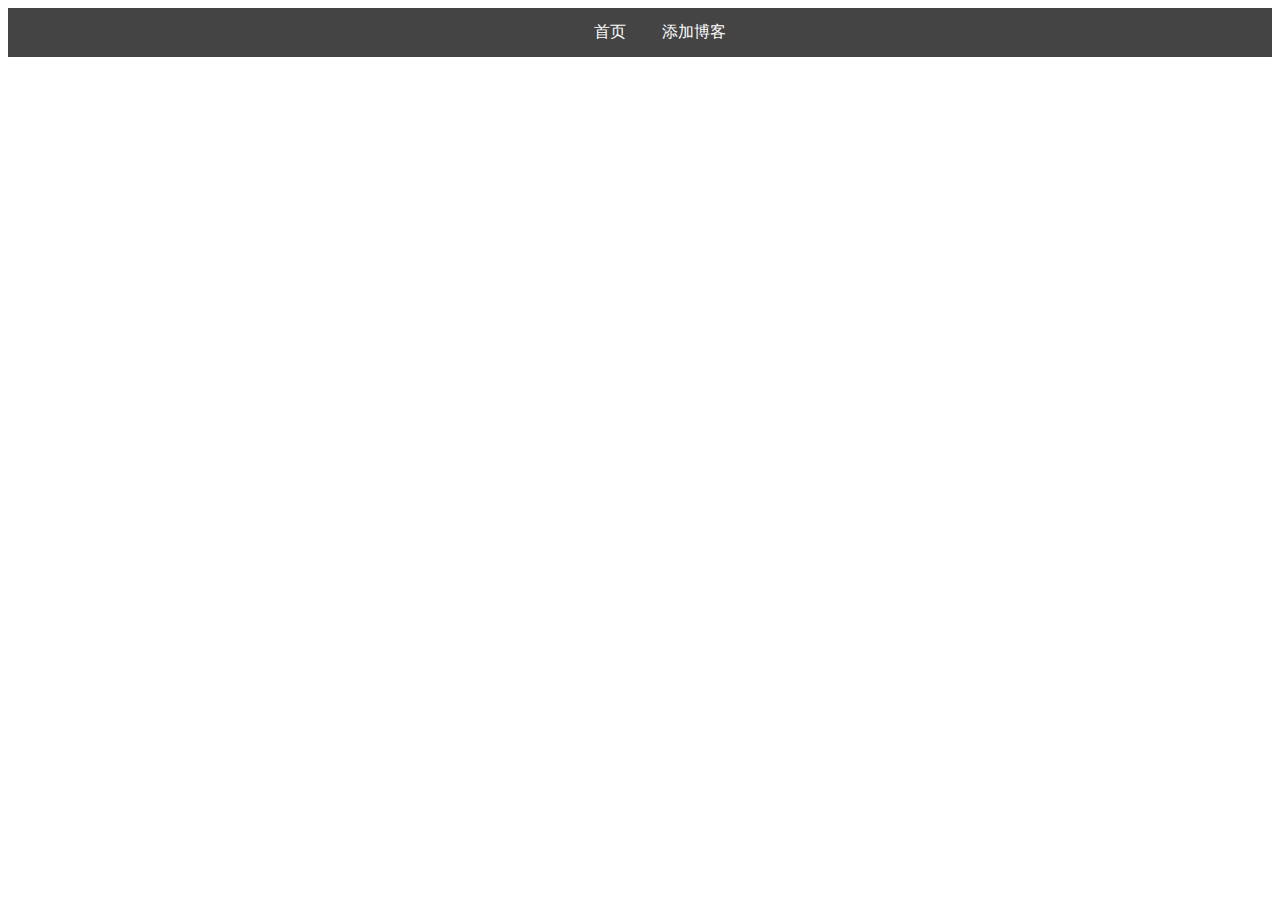
<file: vue-blog/index.html>
<!DOCTYPE html><html lang=en><head><meta charset=utf-8><meta http-equiv=X-UA-Compatible content="IE=edge"><meta name=viewport content="width=device-width,initial-scale=1"><link rel=icon href=/favicon.ico><title>vue-blog</title><link href=css/app.b6154dfa.css rel=preload as=style><link href=js/app.d1fe0f3d.js rel=preload as=script><link href=js/chunk-vendors.39c127cf.js rel=preload as=script><link href=css/app.b6154dfa.css rel=stylesheet></head><body><noscript><strong>We're sorry but vue-blog doesn't work properly without JavaScript enabled. Please enable it to continue.</strong></noscript><div id=app></div><script src=js/chunk-vendors.39c127cf.js></script><script src=js/app.d1fe0f3d.js></script></body></html>
</file>
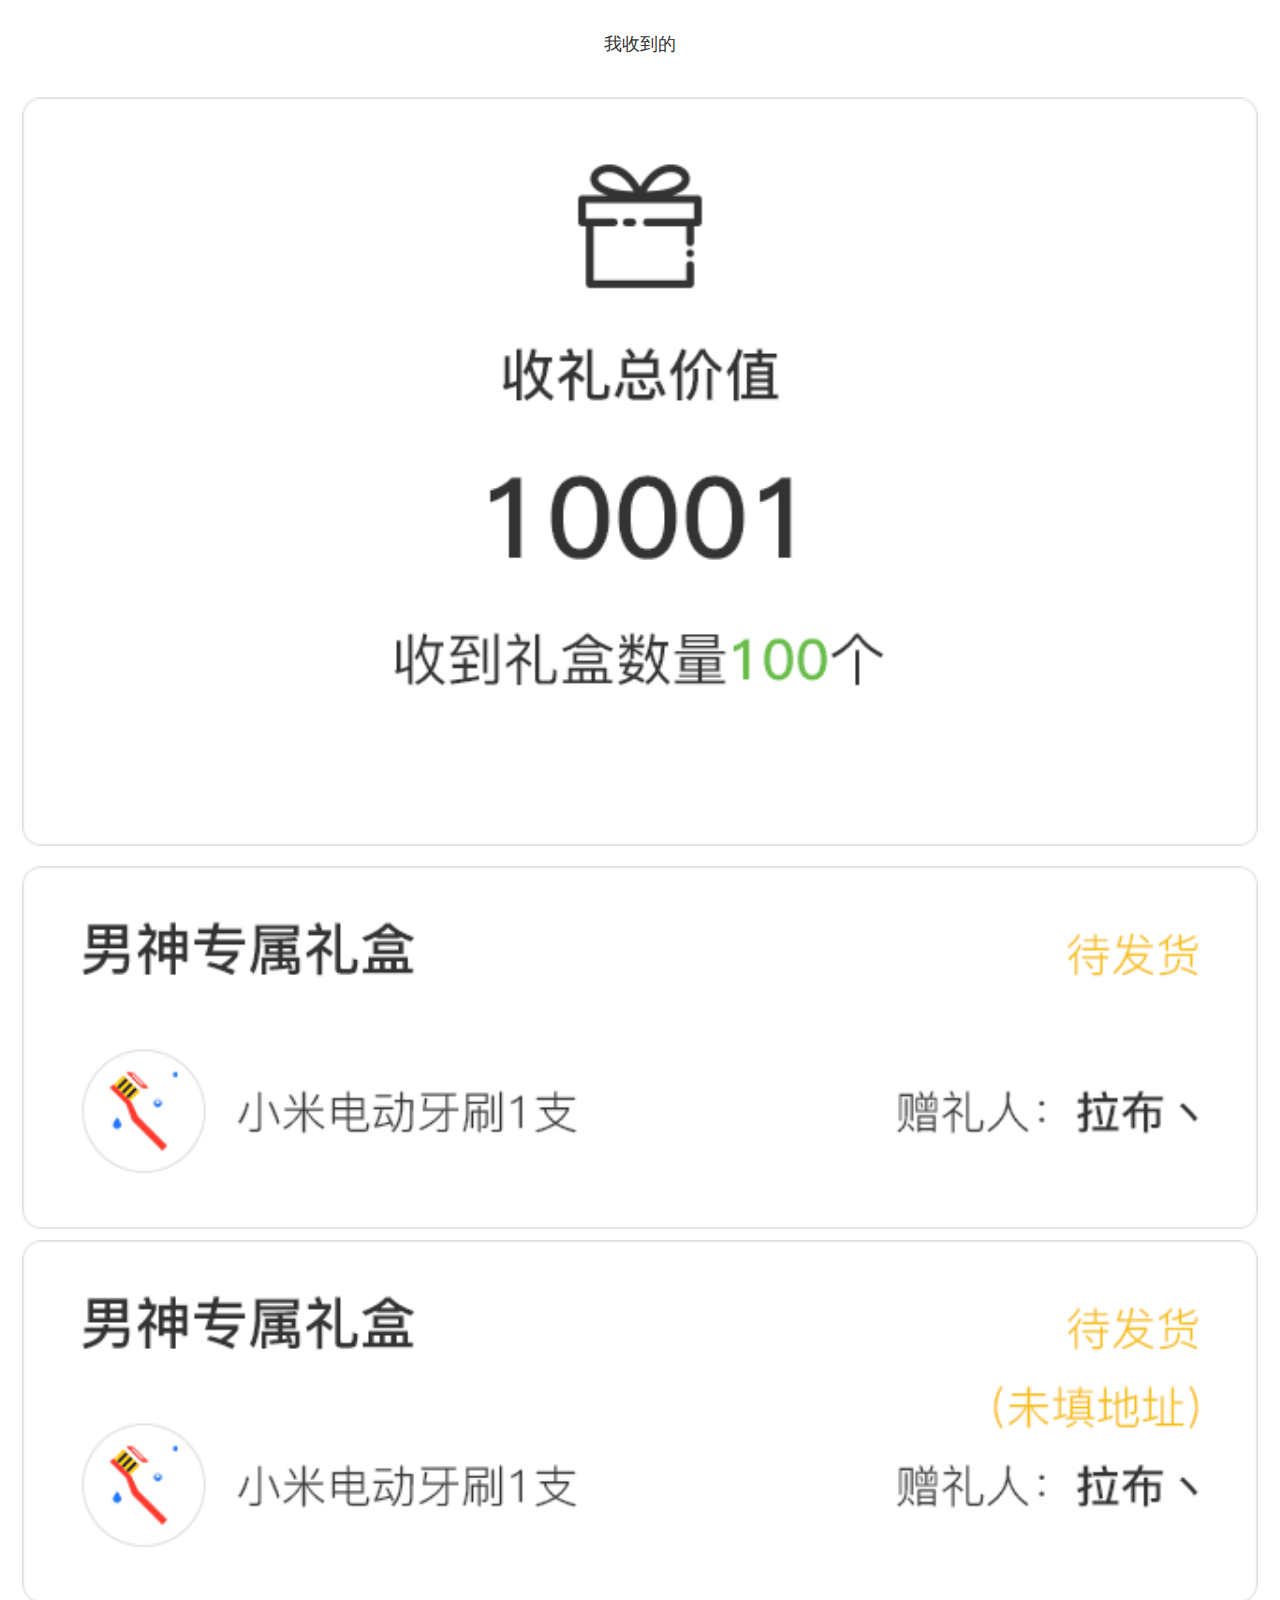
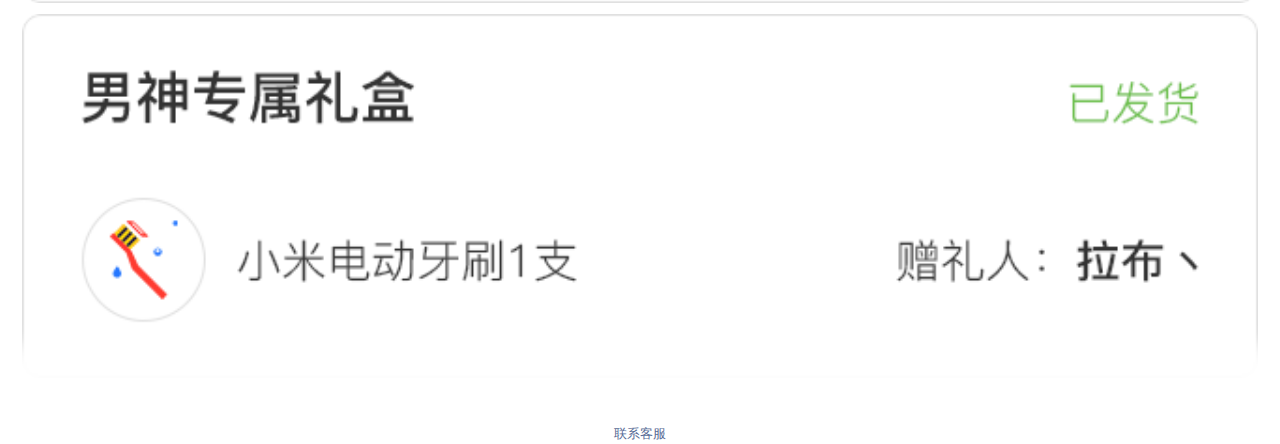
<file: 移动端/我收到的.html>
<!DOCTYPE html>
<html>
	<head>
		<meta charset="utf-8">
		<meta name="viewport" content="width=device-width,initial-scale=1,minimum-scale=1,maximum-scale=1,user-scalable=no" />
		<link rel="stylesheet" type="text/css" href="reset.css" />
		<title></title>
		<style type="text/css">
			* {
				padding: 0;
				margin: 0;
			}
			
			html {
				font-size: 50px;
			}
			
			img {
				width: 100%;
			}
			
			.header p {
				font-size: 0.36rem;
				text-align: center;
				padding-top: .614rem;
			}
			.get{
				margin-left:.44rem ;
				margin-right:.44rem ;
			}
			.get1{
				margin-top:.78rem ;
			}	
			.get2{
				margin-top: .4rem;
			}
			.get3{
				margin-top:.22rem ;
			}
			.get4{
				margin-top:.22rem ;
			}
			.get5 p{
				margin-top: .32rem;
				font-size: .26rem ;
				color: #576b95;
			}
		</style>
	</head>
	<body>
		<header class="header">
			<p>我收到的</p>
			<div class="get">
				<div class="get1">
					<img src="图片/get1.png" >
				</div>
				<div class="get2">
					<img src="图片/get2.png" >
				</div>
				<div class="get3">
					<img src="图片/get3.png" >
				</div>
				<div class="get4">
					<img src="图片/get5.png" >
				</div>
				<div class="get5">
					<p>联系客服</p>
				</div>
			
			</div>
		</header>
	</body>
</html>
</file>
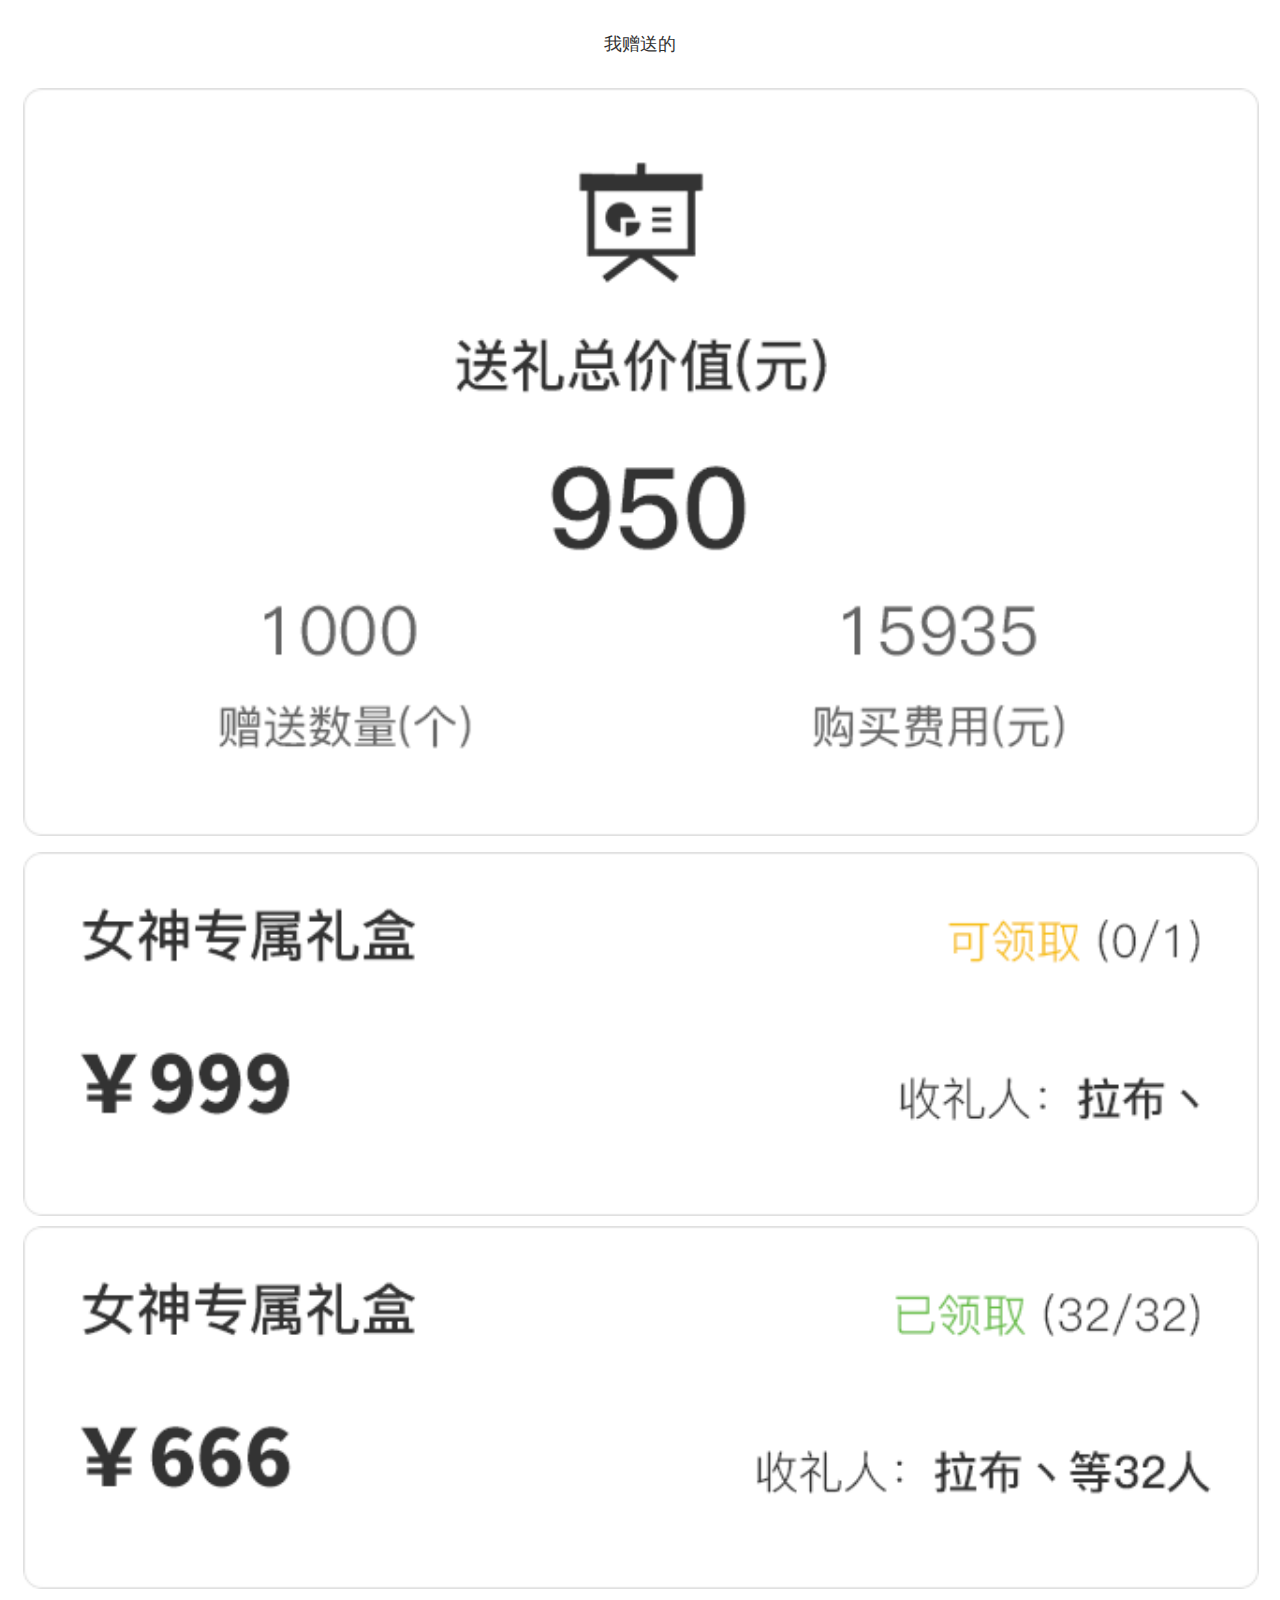
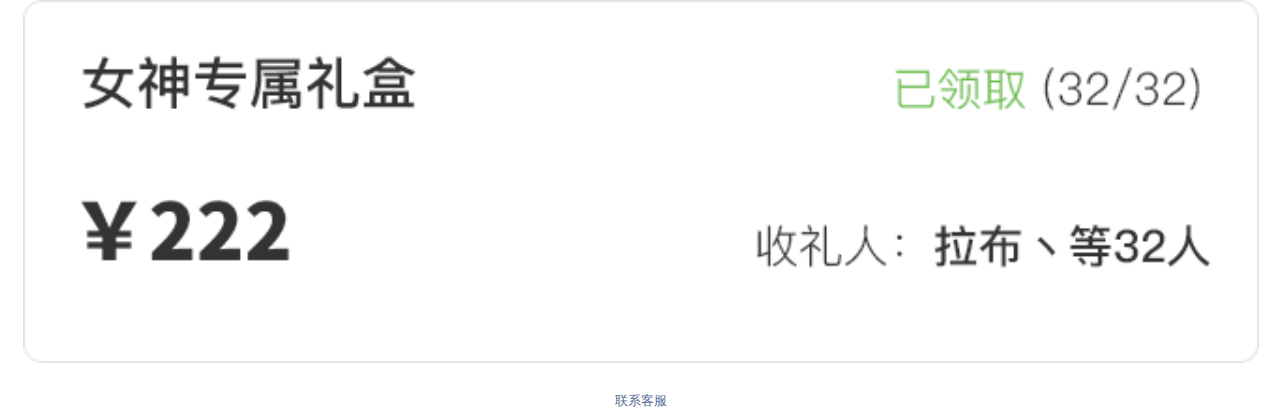
<file: 移动端/我赠送的.html>
<!DOCTYPE html>
<html>
	<head>
		<meta charset="utf-8">
		<meta name="viewport" content="width=device-width,initial-scale=1,minimum-scale=1,maximum-scale=1,user-scalable=no" />
		<link rel="stylesheet" type="text/css" href="reset.css"/>
		<title></title>
		<style type="text/css">
			* {
				padding: 0;
				margin: 0;
			}
			html {
				font-size: 50px;
			}
			img{
				width: 100%;
			}
			.header p {
				font-size: 0.36rem;
				text-align: center;
				padding-top: .614rem;
			}
			.exc{
				margin: .6rem .43rem 0 .46rem;
			}
			/* .exc1{
				margin-top: .6rem;
			} */
			.exc2{
				margin-top: .32rem;
			}
			.exc3{
				margin-top: .21rem;
			}
			.exc4{
				margin-top: .21rem;
			}
			.exc5{
				margin-top:.57rem ;
				font-size:.26rem ;
				text-align: center;
				color:#576b95 ;
				font-weight:300 ;
			}
		</style>
			
			
	</head>
	<body>
		<header class="header">
		<p>我赠送的</p>
		</header>
		<div class="exc">
			<div class="exc1">
				<img src="图片/exc1.png" >
			</div>
			<div class="exc2">
				<img src="图片/exc2.png" >
			</div>
			<div class="exc3">
				<img src="图片/exc3.png" >
			</div>
			<div class="exc4">
				<img src="图片/exc4.png" >
			</div>
			<p class="exc5">联系客服</p>
		</div>
	</body>
</html>
</file>
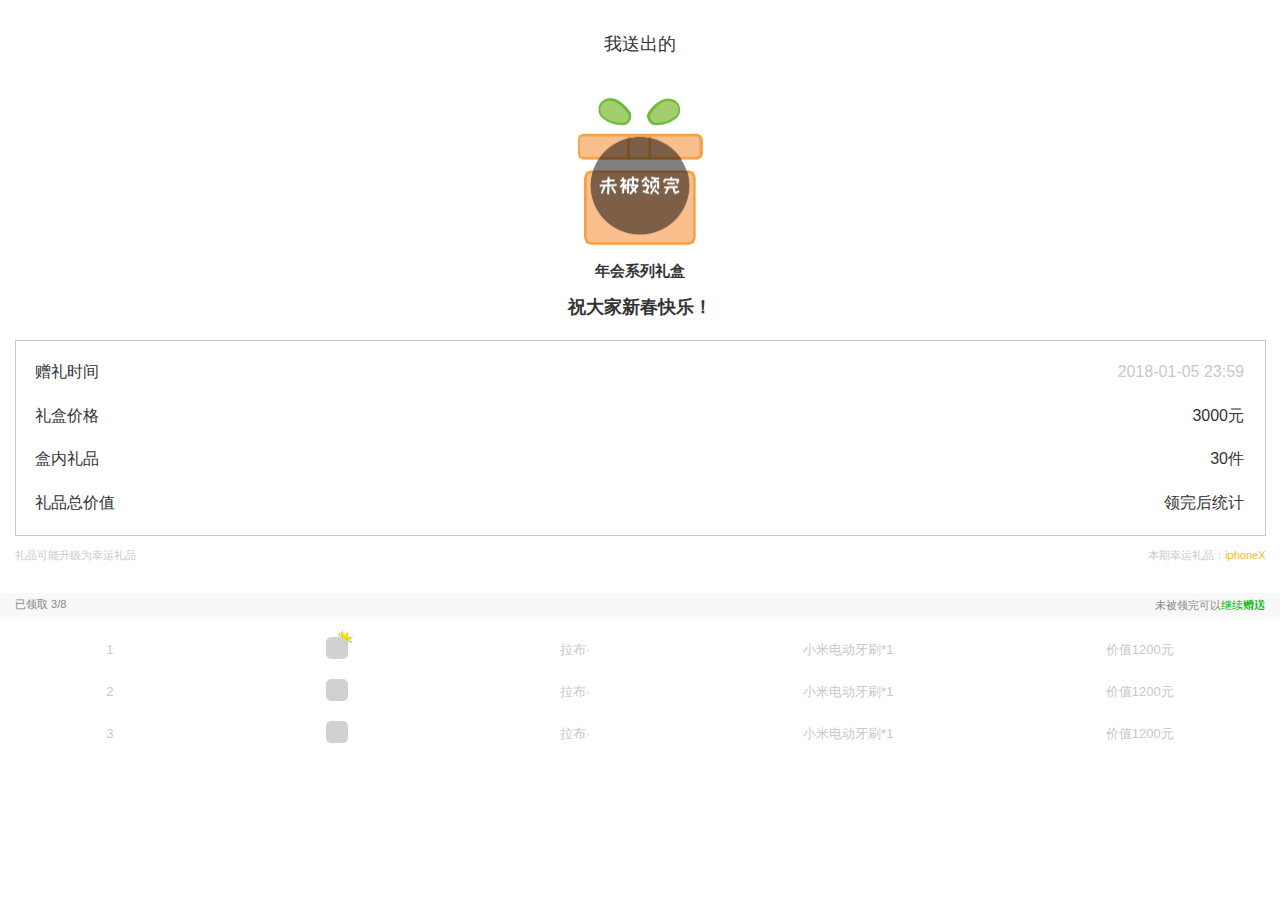
<file: 移动端/我送出可领取.html>
<!DOCTYPE html>
<html>
	<head>
		<meta charset="utf-8">
		<meta name="viewport" content="width=device-width,initial-scale=1,minimum-scale=1,maximum-scale=1,user-scalable=no" />
		<link rel="stylesheet" type="text/css" href="reset.css" />
		<title></title>
		<style type="text/css">
			* {
				padding: 0;
				margin: 0;
			}

			html {
				font-size: 50px;
			}

			img {
				width: 100%;
			}

			.header p {
				font-size: 0.36rem;
				text-align: center;
				padding-top: .614rem;
			}

			.fin {
				margin: 0 .29rem 0 .3rem;
			}

			.fin1 {
				margin: 0 auto;
				width: 2.49rem;
				height: 2.95rem;
				margin-top: .8rem;
			}

			.fin2 {
				font-size: .3rem;
				margin-top: .3rem;
				text-align: center;
				font-weight: 900;
			}

			.fin3 {
				font-size: .36rem;
				margin-top: .23rem;
				text-align: center;
				font-weight: 600;
			}

			.fin4 {
				margin-top: .38rem;
				border: #C8C8C8 .01rem solid;
				padding: .38rem .41rem .4rem .38rem;
			}

			.fin41 {
				display: flex;
				justify-content: space-between;
			}

			.fin42 {
				margin-top: .39rem;
				display: flex;
				justify-content: space-between;
			}

			.fin43 {
				margin-top: .39rem;
				display: flex;
				justify-content: space-between;
			}

			.fin44 {
				margin-top: .39rem;
				display: flex;
				justify-content: space-between;
			}

			.fin5 {
				margin-top: .22rem;
				display: flex;
				font-size: .22rem;
				color: #C8C8C8;
				justify-content: space-between;
				font-weight: 500;
			}

			.fin51 {
				display: flex;
				flex-wrap: nowrap;
			}

			.fin6 {
				margin-top: .6rem;
				background: #f8f8f8;
				height: .48rem;

			}

			.fin61 {
				padding: .05rem .3rem .05rem .3rem;
				display: flex;
				margin: 0 auto;
				justify-content: space-between;
				font-size: .22rem;
				color: #878787;
				font-weight: 500;
			}
			.fin7{
				margin-top:.4rem ;
				font-size: .26rem;
				color: #C8C8C8;
				font-weight: 500;
			}
			.fin7 p{
				padding-top: .05rem;
			}
			.fin711{
				width: .44rem;
				height: .44rem;
				position: relative;
			}
			.fin712{
				width:.3rem ;
				height: .26rem;
				position: absolute;
				right: -.1rem;
				top: -.22rem;
			}
			.fin71{
				display: flex;
				justify-content: space-around;
			}
			.fin72{
				margin-top: .4rem;
				display: flex;
				justify-content: space-around;
			}
		</style>
	</head>
	<body>
		<header class="header">
			<p>我送出的</p>
		</header>
		<div class="fin">
			<div class="fin1">
				<img src="图片/fin1.png">
			</div>
			<p class="fin2">年会系列礼盒</p>
			<p class="fin3">祝大家新春快乐！</p>
			<div class="fin4">
				<div class="fin41">
					<p>赠礼时间</p>
					<p style="font-weight: 200;color: #C8C8C8;">2018-01-05 23:59</p>
				</div>
				<div class="fin42">
					<p>礼盒价格</p>
					<p>3000元</p>
				</div>
				<div class="fin43">
					<p>盒内礼品</p>
					<p>30件</p>
				</div>
				<div class="fin44">
					<p>礼品总价值</p>
					<p>领完后统计</p>
				</div>
			</div>
			<div class="fin5">
				<p>礼品可能升级为幸运礼品</p>
				<div class="fin51">
					<p>本期幸运礼品：</p>
					<p style="color:#f7be11;">iphoneX</p>
				</div>
			</div>
		</div>
		<div class="fin6">
			<div class="fin61">
				<p>已领取 3/8</p>
				<p>未被领完可以<a href="我送出已领完.html" style="color:#09bb07 ;">继续赠送</a></p>
			</div>

		</div>
		<div class="fin7">
			<div class="fin71">
				<p>1</p>
				<div class="fin711">
						<img src="图片/fin2.png" >
					<div class="fin712">
						<img src="图片/fin3.png" >
					</div>
				</div>
				<p>拉布·</p>
				<p>小米电动牙刷*1</p>
				<p>价值1200元</p>
			</div>
			<div class="fin72">
				<p>2</p>
				<div class="fin711">
						<img src="图片/fin2.png" >
				</div>
				<p>拉布·</p>
				<p>小米电动牙刷*1</p>
				<p>价值1200元</p>
			</div>
			<div class="fin72">
				<p>3</p>
				<div class="fin711">
						<img src="图片/fin2.png" >
				</div>
				<p>拉布·</p>
				<p>小米电动牙刷*1</p>
				<p>价值1200元</p>
			</div>

		</div>
	</body>
</html>
</file>
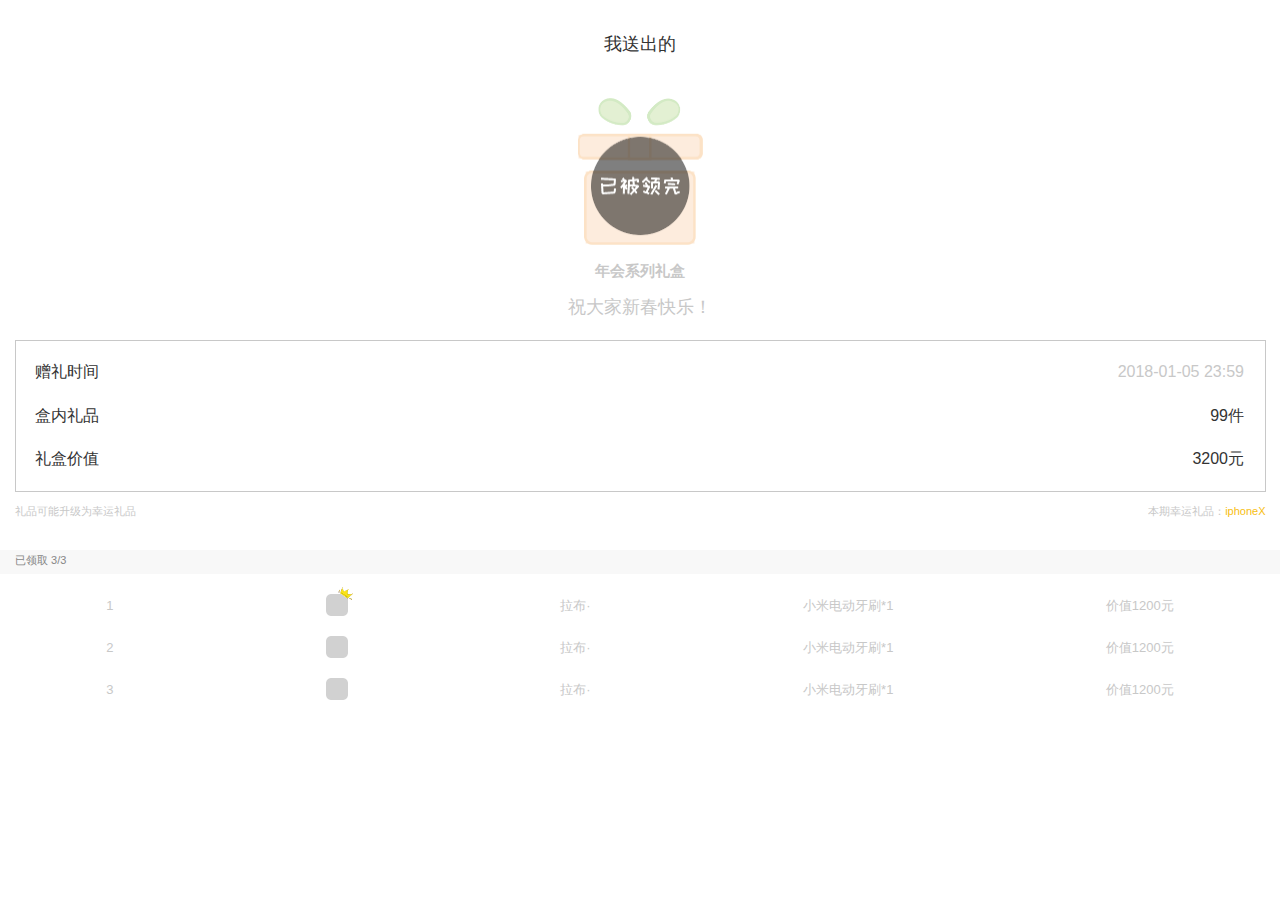
<file: 移动端/我送出已领完.html>
<!DOCTYPE html>
<html>
	<head>
		<meta charset="utf-8">
		<meta name="viewport" content="width=device-width,initial-scale=1,minimum-scale=1,maximum-scale=1,user-scalable=no" />
		<link rel="stylesheet" type="text/css" href="reset.css" />
		<title></title>
		<style type="text/css">
			* {
				padding: 0;
				margin: 0;
			}
			
			html {
				font-size: 50px;
			}
			
			img {
				width: 100%;
			}
			
			.header p {
				font-size: 0.36rem;
				text-align: center;
				padding-top: .614rem;
			}
			.fin {
				margin: 0 .29rem 0 .3rem;
			}
			
			.fin1 {
				margin: 0 auto;
				width: 2.49rem;
				height: 2.95rem;
				margin-top: .8rem;
			}
			
			.fin2 {
				font-size: .3rem;
				margin-top: .3rem;
				text-align: center;
				color: #C8C8C8;
				font-weight: 900;
			}
			
			.fin3 {
				font-size: .36rem;
				margin-top: .23rem;
				text-align: center;
				color: #C8C8C8;
				font-weight: 400;
			}
			
			.fin4 {
				margin-top: .38rem;
				border: #C8C8C8 .01rem solid;
				padding: .38rem .41rem .4rem .38rem;
			}
			
			.fin41 {
				display: flex;
				justify-content: space-between;
			}
			
			.fin42 {
				margin-top: .39rem;
				display: flex;
				justify-content: space-between;
			}
			
			.fin43 {
				margin-top: .39rem;
				display: flex;
				justify-content: space-between;
			}
			
			.fin44 {
				margin-top: .39rem;
				display: flex;
				justify-content: space-between;
			}
			
			.fin5 {
				margin-top: .22rem;
				display: flex;
				font-size: .22rem;
				color: #C8C8C8;
				justify-content: space-between;
				font-weight: 500;
			}
			
			.fin51 {
				display: flex;
				flex-wrap: nowrap;
			}
			
			.fin6 {
				margin-top: .6rem;
				background: #f8f8f8;
				height: .48rem;
			
			}
			
			.fin61 {
				padding: .05rem .3rem .05rem .3rem;
				display: flex;
				margin: 0 auto;
				justify-content: space-between;
				font-size: .22rem;
				color: #878787;
				font-weight: 500;
			}
			.fin7{
				margin-top:.4rem ;
				font-size: .26rem;
				color: #C8C8C8;
				font-weight: 500;
			}
			.fin7 p{
				padding-top: .05rem;
			}
			.fin711{
				width: .44rem;
				height: .44rem;
				position: relative;
			}
			.fin712{
				width:.3rem ;
				height: .26rem;
				position: absolute;
				right: -.1rem;
				top: -.22rem;
			}
			.fin71{
				display: flex;
				justify-content: space-around;
			}
			.fin72{
				margin-top: .4rem;
				display: flex;
				justify-content: space-around;
			}
		</style>
	</head>
	<body>
		<header class="header">
			<p>我送出的</p>
		</header>
		<div class="fin">
			<div class="fin1">
				<img src="图片/fin4.png">
			</div>
			<p class="fin2">年会系列礼盒</p>
			<p class="fin3">祝大家新春快乐！</p>
			<div class="fin4">
				<div class="fin41">
					<p>赠礼时间</p>
					<p style="font-weight: 200;color: #C8C8C8;">2018-01-05 23:59</p>
				</div>
				<div class="fin42">
					<p>盒内礼品</p>
					<p>99件</p>
				</div>
				<div class="fin43">
					<p>礼盒价值</p>
					<p>3200元</p>
				</div>
				
			</div>
			<div class="fin5">
				<p>礼品可能升级为幸运礼品</p>
				<div class="fin51">
					<p>本期幸运礼品：</p>
					<p style="color:#f7be11;">iphoneX</p>
				</div>
			</div>
		</div>
		<div class="fin6">
			<div class="fin61">
				<p>已领取 3/3</p>
				
			</div>
		
		</div>
		<div class="fin7">
			<div class="fin71">
				<p>1</p>
				<div class="fin711">
						<img src="图片/fin2.png" >
					<div class="fin712">
						<img src="图片/fin3.png" >
					</div>
				</div>
				<p>拉布·</p>
				<p>小米电动牙刷*1</p>
				<p>价值1200元</p>
			</div>
			<div class="fin72">
				<p>2</p>
				<div class="fin711">
						<img src="图片/fin2.png" >
				</div>
				<p>拉布·</p>
				<p>小米电动牙刷*1</p>
				<p>价值1200元</p>
			</div>
			<div class="fin72">
				<p>3</p>
				<div class="fin711">
						<img src="图片/fin2.png" >
				</div>
				<p>拉布·</p>
				<p>小米电动牙刷*1</p>
				<p>价值1200元</p>
			</div>
		
		</div>
	</body>
</html>
</file>
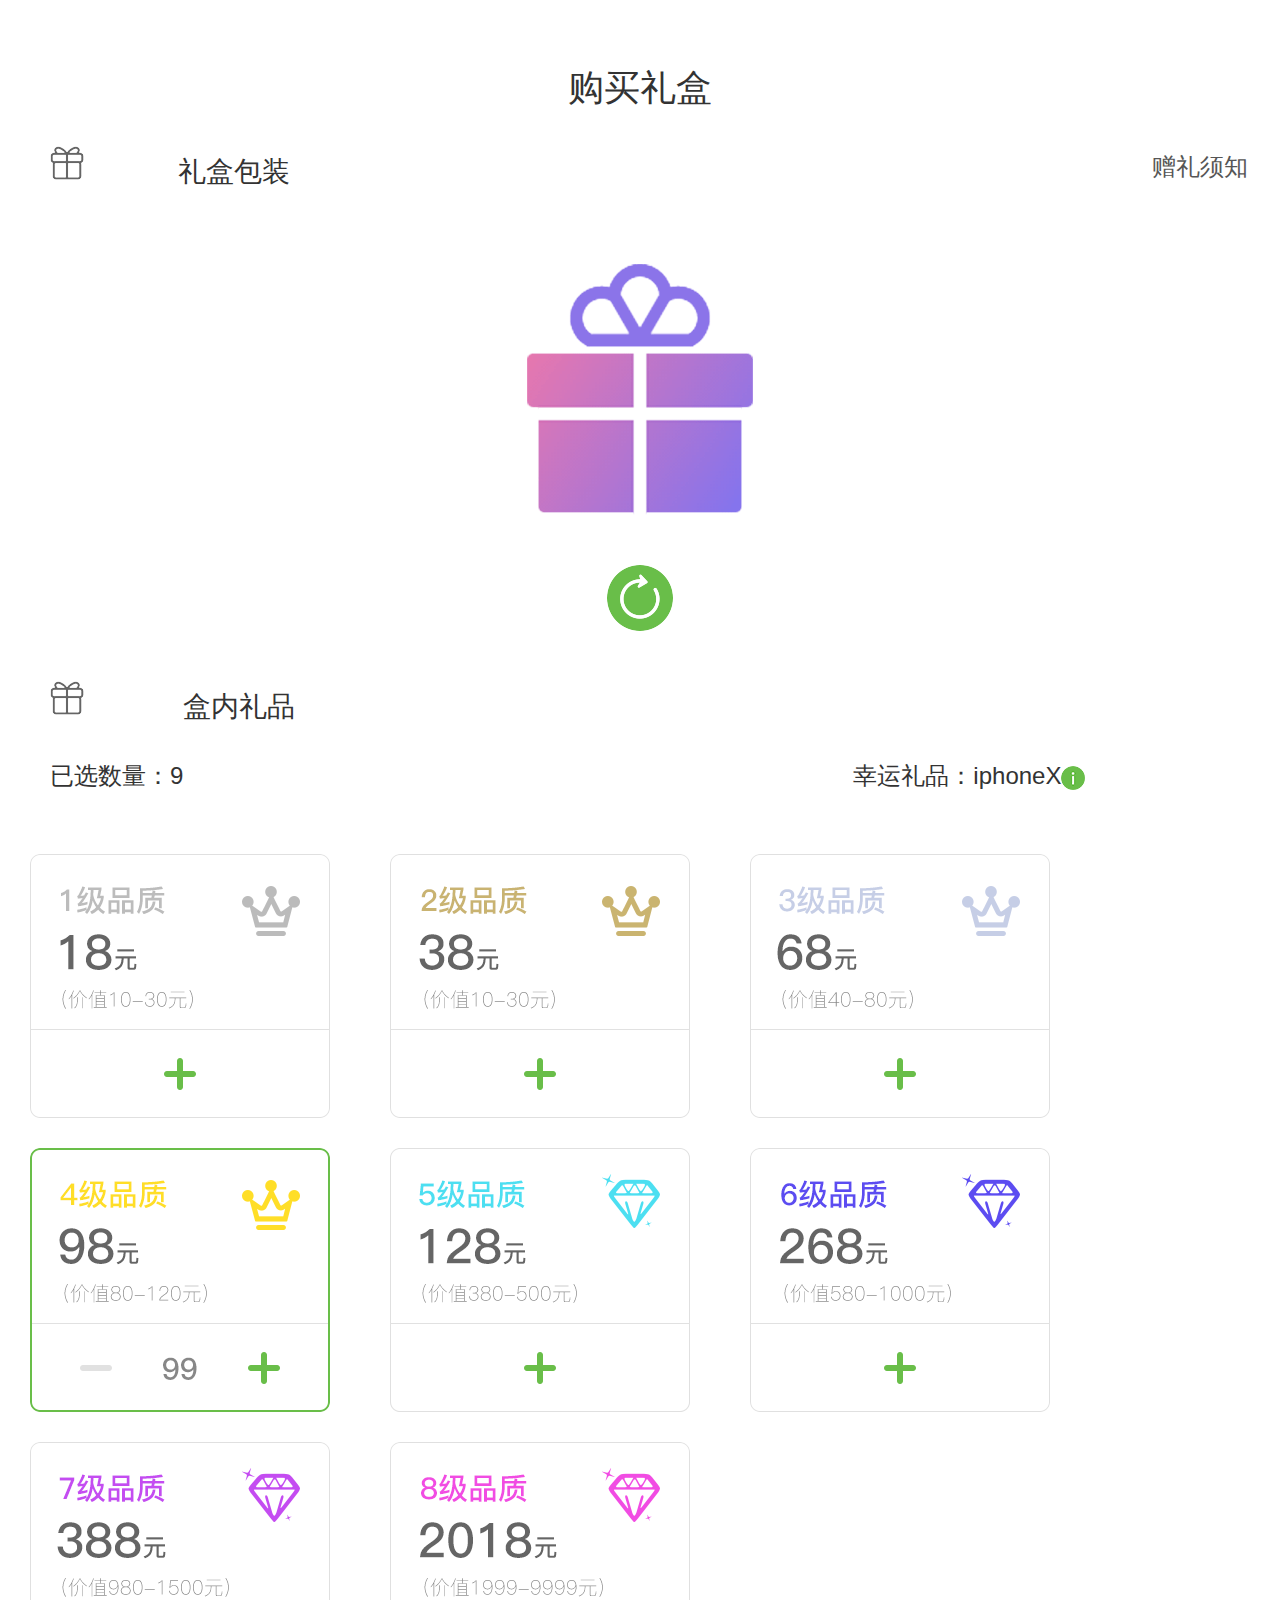
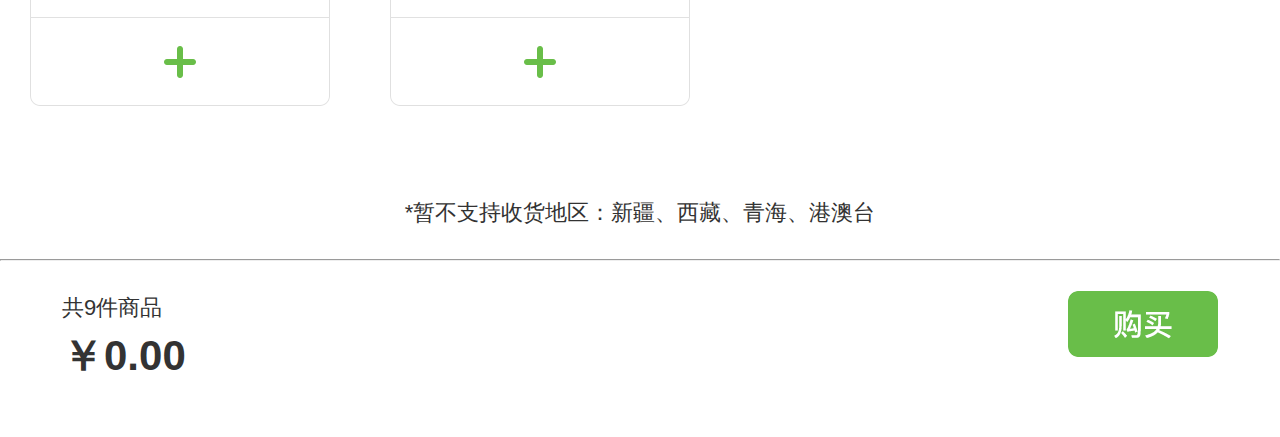
<file: 移动端/订单购买页.html>
<!DOCTYPE html>
<html>
	<head>
		<meta charset="utf-8">
		<meta name="viewport" content="width=device-width,initial-scale=1,minimum-scale=1,maximum-scale=1,user-scalable=no" />
		<link rel="stylesheet" type="text/css" href="reset.css" />
		<title></title>
		<style type="text/css">
			* {
				padding: 0;
				margin: 0;
			}

			img {
				width: 100%;
			}

			.header p {
				font-size: 0.36rem;
				text-align: center;
				padding-top: .614rem;
				padding-bottom: .311rem;
			}

			.buy11 {
				display: flex;
				justify-content: space-around;
			}

			.buy1111 {
				flex: 1;

			}

			.buy111 {
				width: .34rem;
				height: .34rem;
				padding-left: .5rem;
			}

			.buy111 img {
				vertical-align: middle;
			}

			.buy112 {
				font-size: .28rem;
				flex: 2;
				font-weight: 400;
				padding-top: .05rem;

			}

			.buy113 {
				text-align: right;
				flex: 4;
				font-size: .24rem;
				padding-right: .32rem;
				color: #565656;
				font-weight: 200;
				padding-top: .025rem;
			}

			.buy1 {
				margin-bottom: .71rem;
			}

			.buy2 {
				width: 2.26rem;
				height: 2.55rem;
				margin: 0 auto;
				margin-bottom: .46rem;
			}

			.buy3 {
				width: .66rem;
				height: .66rem;
				margin: 0 auto;
				margin-bottom: .5rem;
			}

			.buy4 {
				display: flex;
				justify-content: space-around;
			}

			.buy41 {
				flex: 1;

			}

			.buy411 {
				width: .34rem;
				height: .34rem;
				padding-left: .5rem;
			}

			.buy42 {
				font-size: .28rem;
				flex: 6;
				font-weight: 400;
				padding-top: .05rem;
				margin-bottom: .3rem;
			}

			.buy5 {
				display: flex;
				justify-content: space-around;
			}

			.buy51 {
				flex: 3;
				padding-left: .5rem;
				font-size: .24rem;
				font-weight: 200;
			}

			.buy52 {
				flex: 3;
				text-align: right;
				font-size: .24rem;
				font-weight: 200;

			}

			.buy53 {
				flex: 1;
				padding-right: .5rem;

			}

			.buy531 {
				width: .24rem;
				height: .24rem;
				font-size: .24rem;
			}



			.buy6 {
				width: 3rem;
				height: 2.64rem;
				padding-right: .3rem;
				padding-left: .3rem;
				padding-bottom: .3rem;
			}
			.buy7 {
				margin-top: .6rem;
				display: flex;
				flex-wrap: wrap;
				margin-bottom: .6rem;
			}
			.buy8{
				font-size: .22rem;
				font-weight: 200;
				text-align: center;
				margin-bottom: .3rem;
			}
			.buy9{
				margin-top: .3rem;
				margin-bottom: .5rem;
			}
			.buy91{
				padding-left: .62rem;
			}
			.buy92{
				width: 1.5rem;
				height: .66rem;
				padding-right: .62rem;
			}
			.nine{
				font-size: .22rem;
				font-weight: 200;
			}
			.zero{
				font-size: .42rem;
				font-weight: 900;
			}
		</style>
	</head>
	<body>
		<header class="header">
			<p>购买礼盒</p>
		</header>
		<div class="buy1">
			<div class="buy11">
				<div class="buy1111">
					<div class="buy111">
						<img src="图片/buy1.png ">
					</div>
				</div>
				<div class="buy112 ">
					礼盒包装
				</div>
				<div class="buy113">
					赠礼须知
				</div>
			</div>
		</div>
		<div class="buy2">
			<img src="图片/buy2.png">
		</div>
		<div class="buy3">
			<img src="图片/buy3.png">
		</div>
		<div class="buy4">
			<div class="buy41">
				<div class="buy411">
					<img src="图片/buy1.png ">
				</div>
			</div>
			<div class="buy42 ">
				盒内礼品
			</div>
		</div>
		<div class="buy5">
			<div class="buy51">
				已选数量：9
			</div>
			<div class="buy52">
				幸运礼品：iphoneX
			</div>
			<div class="buy53">
				<div class="buy531">
					<img src="图片/buy5.png">
				</div>
			</div>
		</div>
		<div class="buy7">
			<div class="buy6"><img src="图片/buy6.png"></div>
			<div class="buy6"><img src="图片/buy7.png"></div>
			<div class="buy6"><img src="图片/buy8.png"></div>
			<div class="buy6"><img src="图片/buy9.png"></div>
			<div class="buy6"><img src="图片/buy10.png"></div>
			<div class="buy6"><img src="图片/buy11.png"></div>
			<div class="buy6"><img src="图片/buy12.png"></div>
			<div class="buy6"><img src="图片/buy13.png"></div>
		</div>
		<div class="buy8">
			*暂不支持收货地区：新疆、西藏、青海、港澳台
		</div>
		<hr >
		<div class="buy9 clearfix">
			<div class="buy91 fl">
				<p class="nine">共9件商品</p>
				<p class="zero">￥0.00</p>
			</div>
			<div class="buy92 fr">
				<a href="我送出可领取.html"><img src="图片/buy14.png" ></a>
			</div>
		</div>



	</body>
</html>
</file>
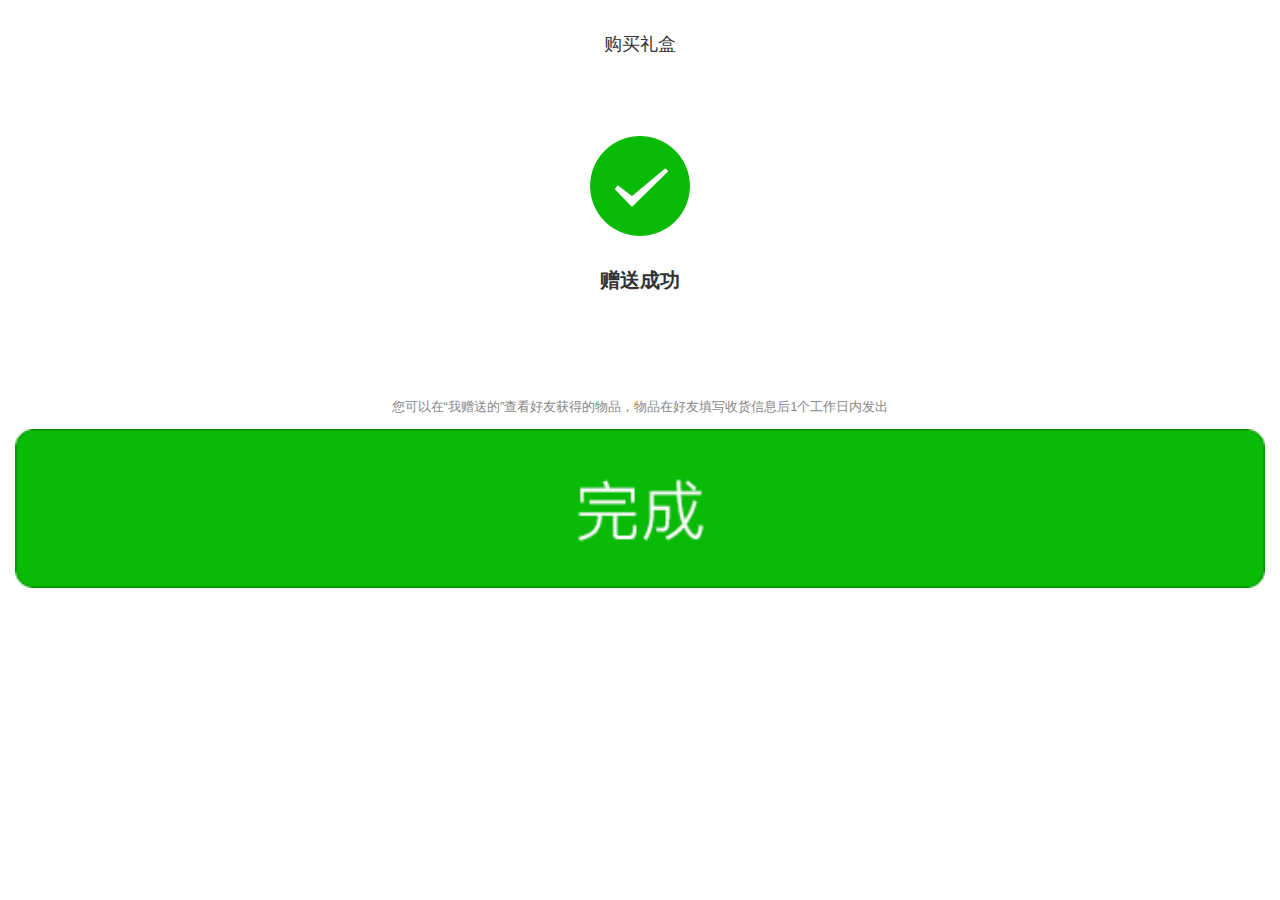
<file: 移动端/赠送成功.html>
<!DOCTYPE html>
<html>
	<head>
		<meta charset="utf-8">
		<meta name="viewport" content="width=device-width,initial-scale=1,minimum-scale=1,maximum-scale=1,user-scalable=no" />
		<link rel="stylesheet" type="text/css" href="reset.css"/>
		<title></title>
		<style type="text/css">
			* {
				padding: 0;
				margin: 0;
			}
			html {
				font-size: 50px;
			}
			img{
				width: 100%;
			}
			.header p {
				font-size: 0.36rem;
				text-align: center;
				padding-top: .614rem;
				padding-bottom: .311rem;
				margin-bottom: 1.26rem;
			}
			.suc1{
				width: 2rem;
				height: 2rem;
				margin: 0 auto;
			}
			.suc2{
				font-size: .4rem;
				font-weight: 800;
				text-align: center;
				margin-top: .58rem;
			}
			.suc3{
				margin: 2.03rem .78rem .25rem .78rem;
				font-size:.26rem ;
				color: #878787;
				text-align: center;
			}
			.suc4{
				margin: 0 .3rem .6rem .3rem  ;
			}
				
		</style>
	</head>
	<body>
		<header class="header">
		<p>购买礼盒</p>
		</header>
		<div class="suc1">
			<img src="图片/suc1.png" >
		</div>
		<p class="suc2">赠送成功</p>
		<p class="suc3">您可以在“我赠送的”查看好友获得的物品，物品在好友填写收货信息后1个工作日内发出</p>
		<div class="suc4">
			<a href="我赠送的.html"><img src="图片/suc.png" ></a>
		</div>
	</body>
</html>
</file>
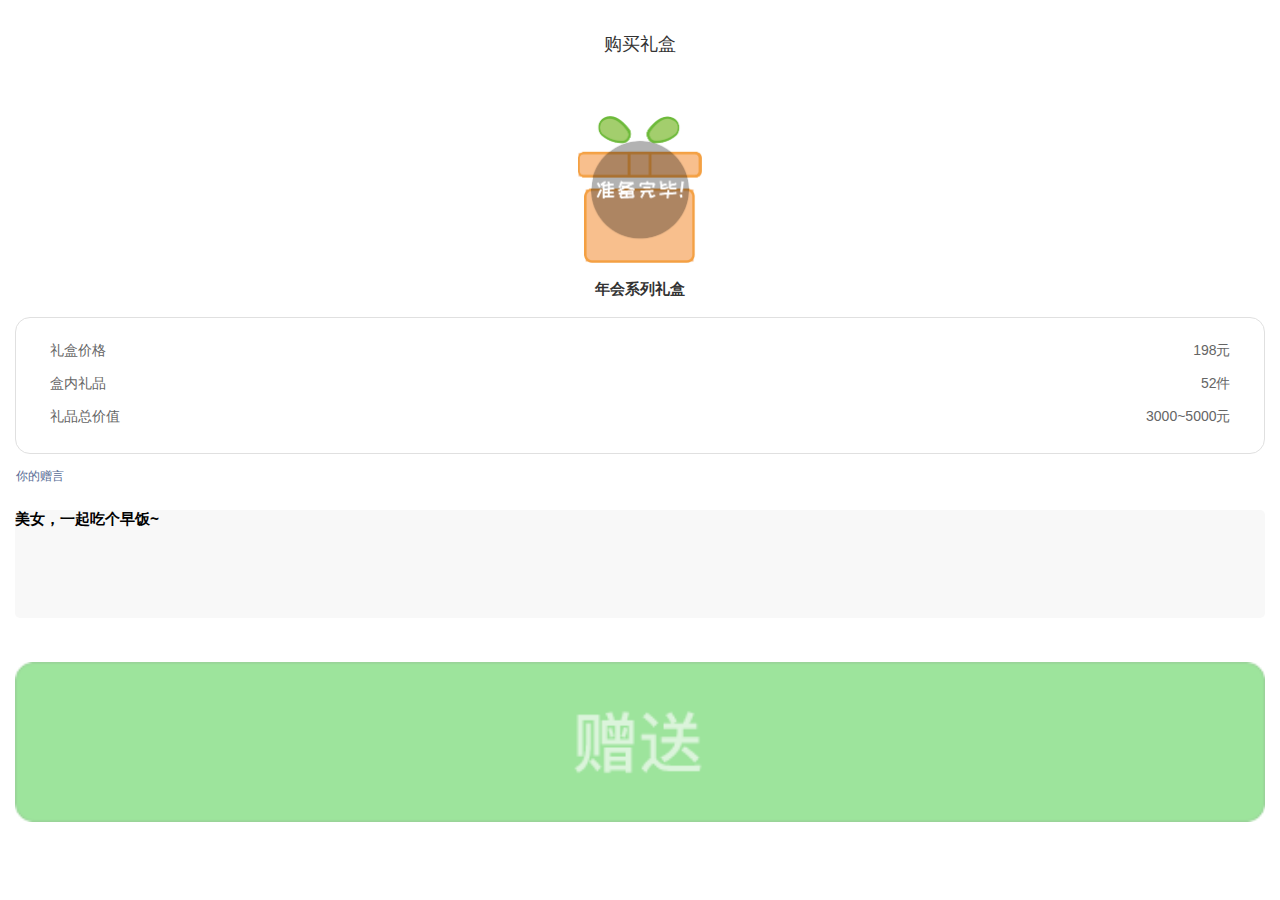
<file: 移动端/赠送页面.html>
<!DOCTYPE html>
<html>
	<head>
		<meta charset="utf-8">
		<meta name="viewport" content="width=device-width,initial-scale=1,minimum-scale=1,maximum-scale=1,user-scalable=no" />
		<link rel="stylesheet" type="text/css" href="reset.css" />
		<title></title>
		<style type="text/css">
			* {
				padding: 0;
				margin: 0;
			}
			
			html {
				font-size: 50px;
			}
			.header p {
				font-size: 0.36rem;
				text-align: center;
				padding-top: .614rem;
				padding-bottom: .311rem;
			}

			img {
				width: 100%;
			}
			

			.header {
				margin-bottom: .85rem;
			}

			.gift1 {
				width: 2.49rem;
				height: 2.95rem;
				margin: 0 auto;
				margin-bottom: .3rem;
			}

			.gift2 p {
				font-size: .3rem;
				font-weight: 700;
				text-align: center;
				margin-bottom: .32rem;
			}

			.gift3  {
				font-size: .28rem;
				display: flex;
				justify-content: space-between;
				padding: 0 .67rem;
				margin-top: .32rem;
				line-height: .66rem;
			}
			.gift4  {
				font-size: .28rem;
				display: flex;
				justify-content: space-between;
				padding: 0 .67rem;
				line-height: .66rem;
			}
			.gift5 {
				font-size: .28rem;
				display: flex;
				justify-content: space-between;
				padding: 0 .67rem;
				line-height: .66rem;
				margin-bottom: .4rem;
			}
			.gift6{
				border:.01rem solid #e0e0e0;
				border-radius: 15px 15px;
				line-height: .66rem;
				color: #656565;
				font-weight: 200;
				margin: 0 .3rem .27rem .3rem;
			}
			.gift7{
				font-size: .24rem;
				color: #576b95;
				padding-left: .31rem;
			}
			textarea {
				width: 100%;
				background: #f8f8f8;
				font-size: .3rem;
				border: none;
				resize: none;
				border-radius: .1rem;
				font-weight: 600;
				outline: none;
			}
			.gift8{
				padding: .5rem .3rem 0 .3rem;
			}
			.gift9{
				margin-top: .74rem;
				margin-left: .3rem;
				margin-right: .3rem;
				margin-bottom: .6rem;
				
			}
		
		</style>
	</head>
	<body>
		<header class="header">
			<p>购买礼盒</p>
		</header>
		<div class="gift1">
			<img src="图片/gift1.png">
		</div>
		<div class="gift2">
			<p>年会系列礼盒</p>
		</div>
		<div class="gift6">
			<div class="gift3">
			<p>礼盒价格 </p>
			<p>198元</p>
		</div>
		<div class="gift4">
			<p>盒内礼品</p>
			<p>52件</p>
		</div>
		<div class="gift5">
			<p>礼品总价值</p> 
			<p>3000~5000元</p>
		</div>
		</div>
		<p class="gift7">你的赠言</p>
		<div class="gift8">
			<textarea rows="6" cols="10" draggable="false">美女，一起吃个早饭~
			</textarea>
		</div>
		<div class="gift9">
			<img src="图片/gift.png" >
		</div>




	</body>
</html>
</file>
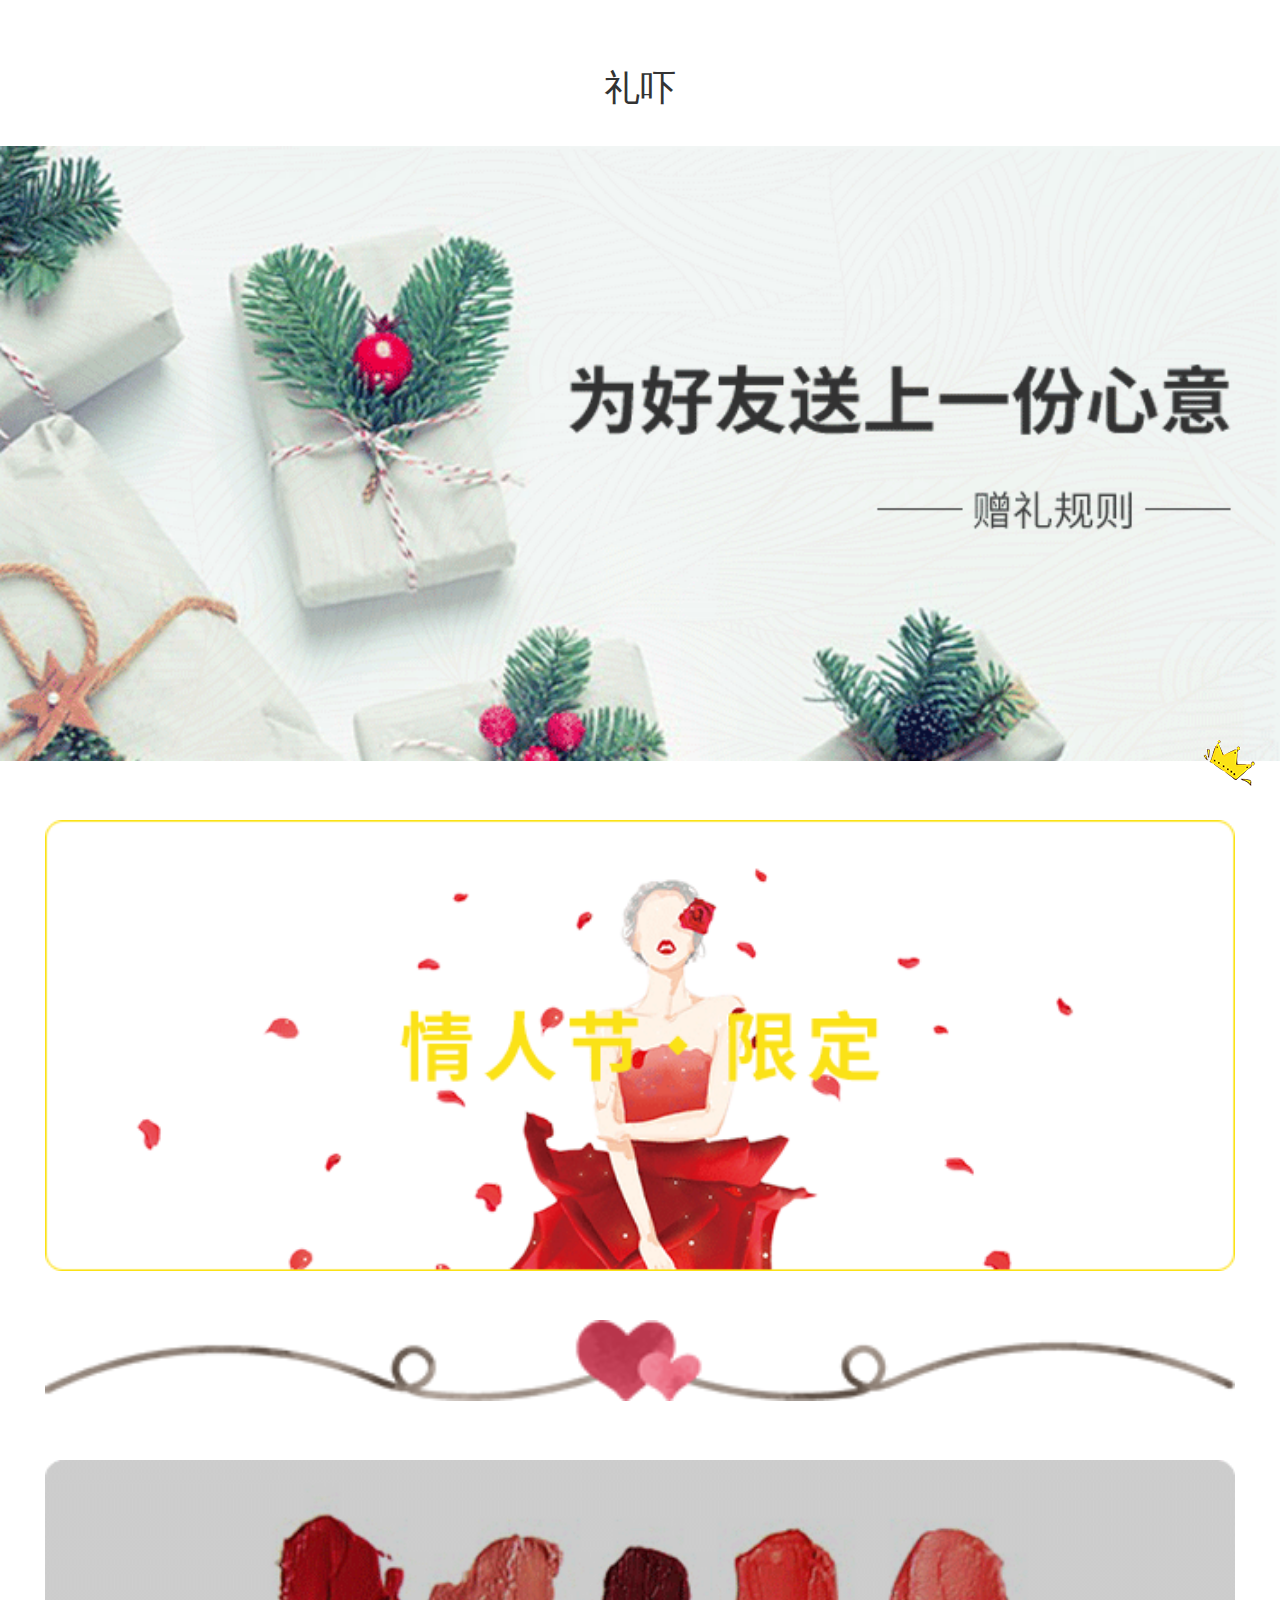
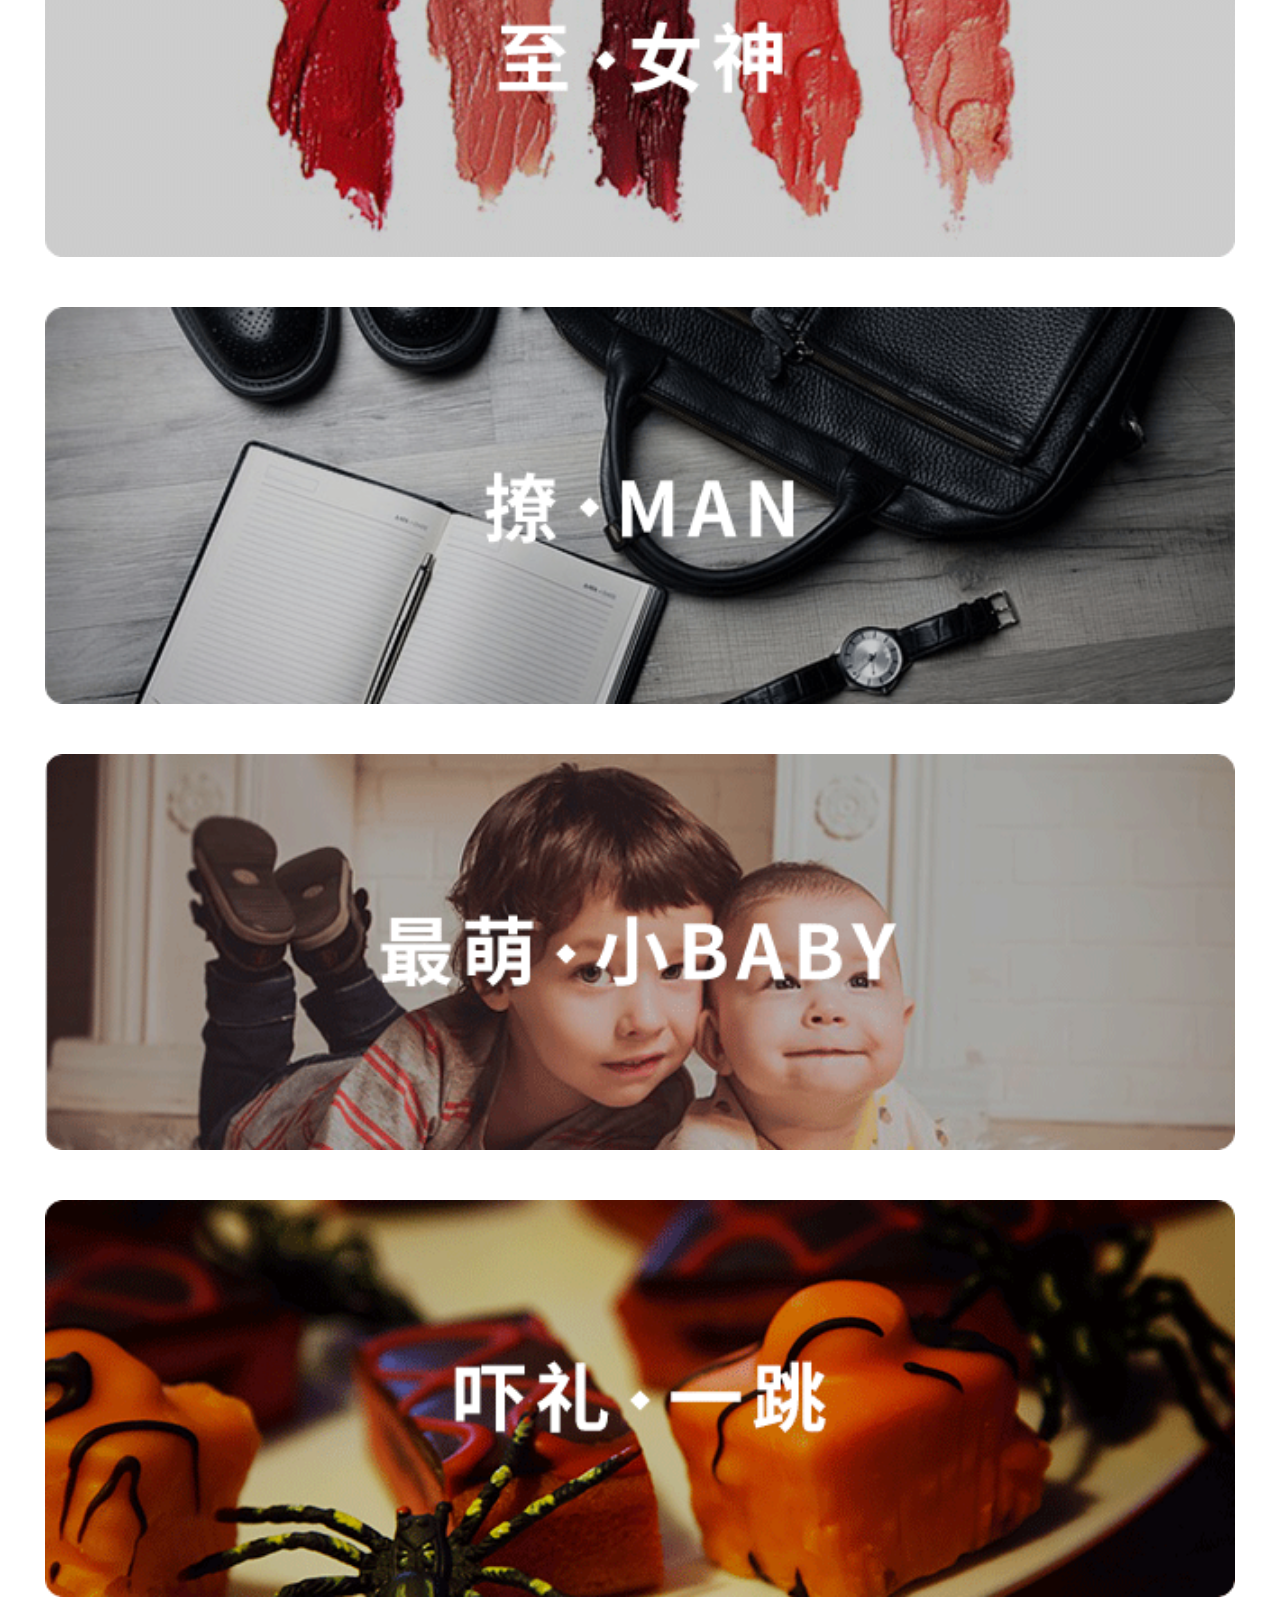
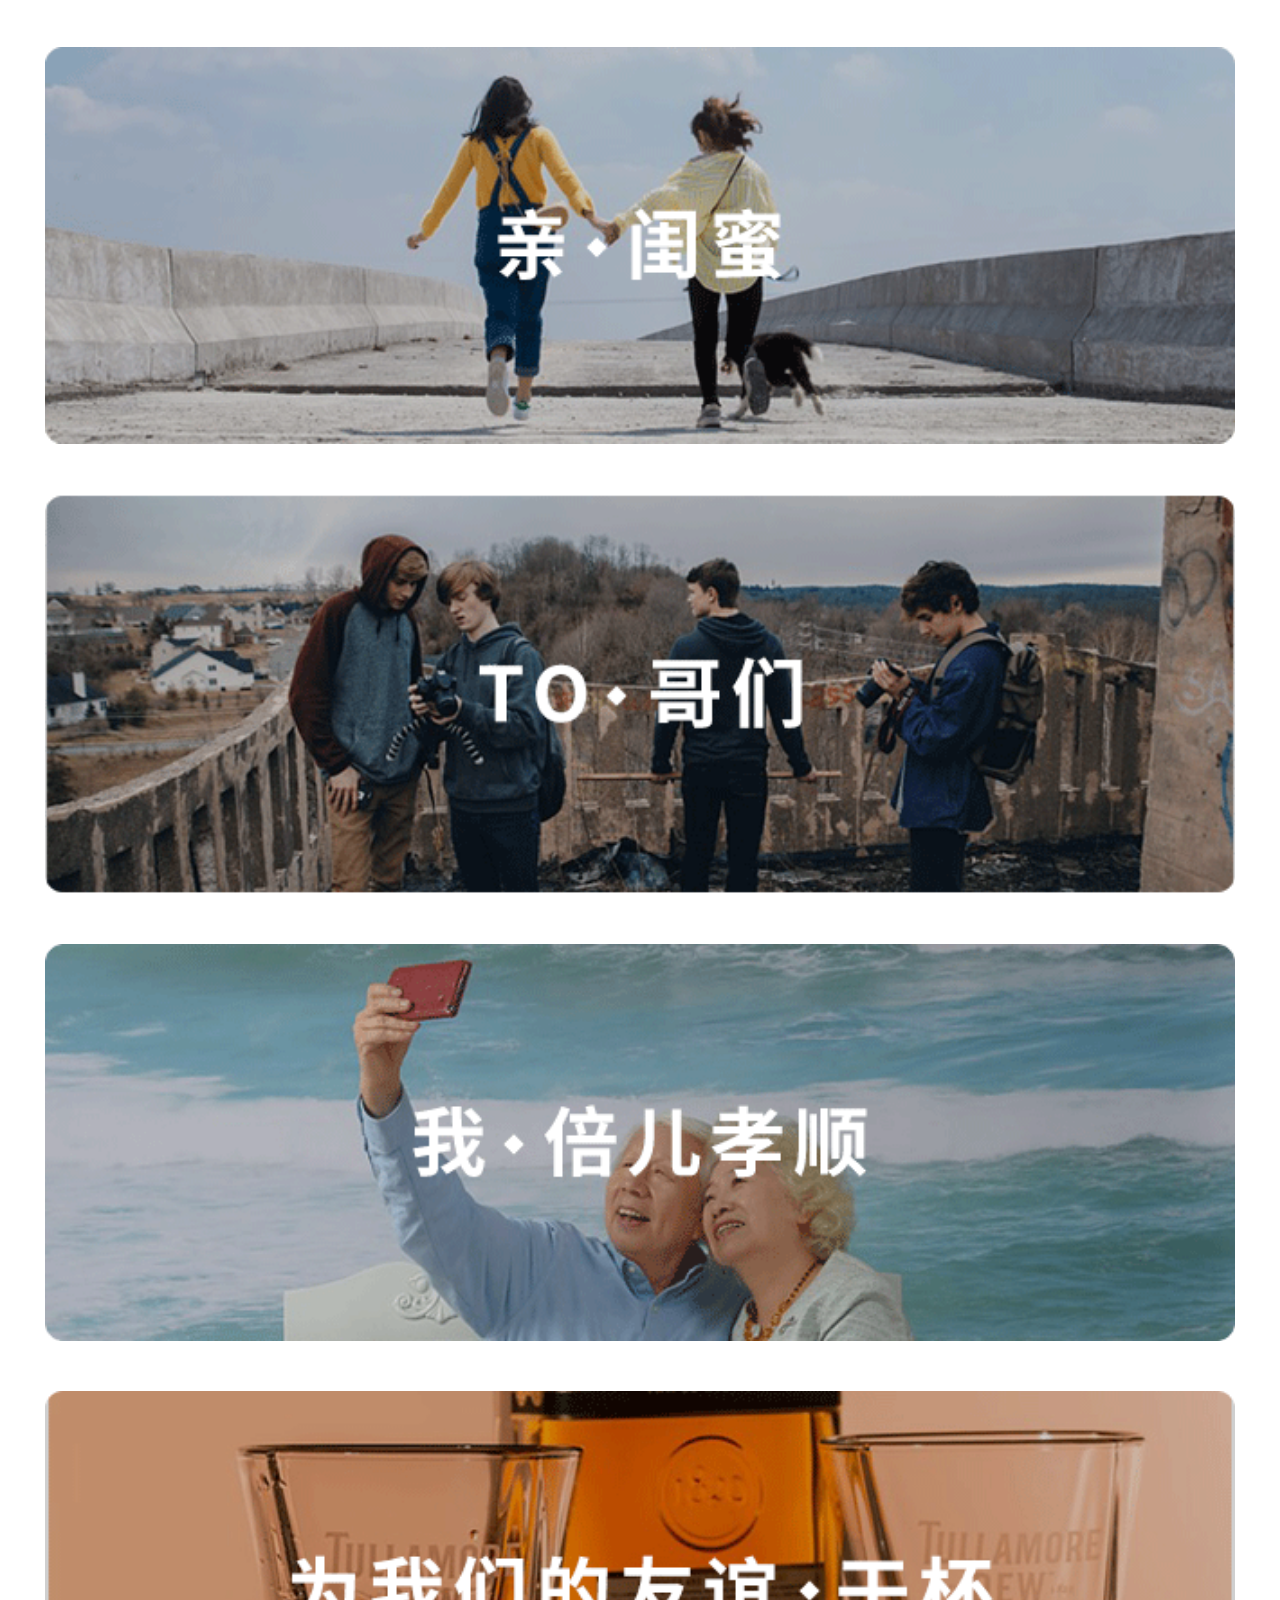
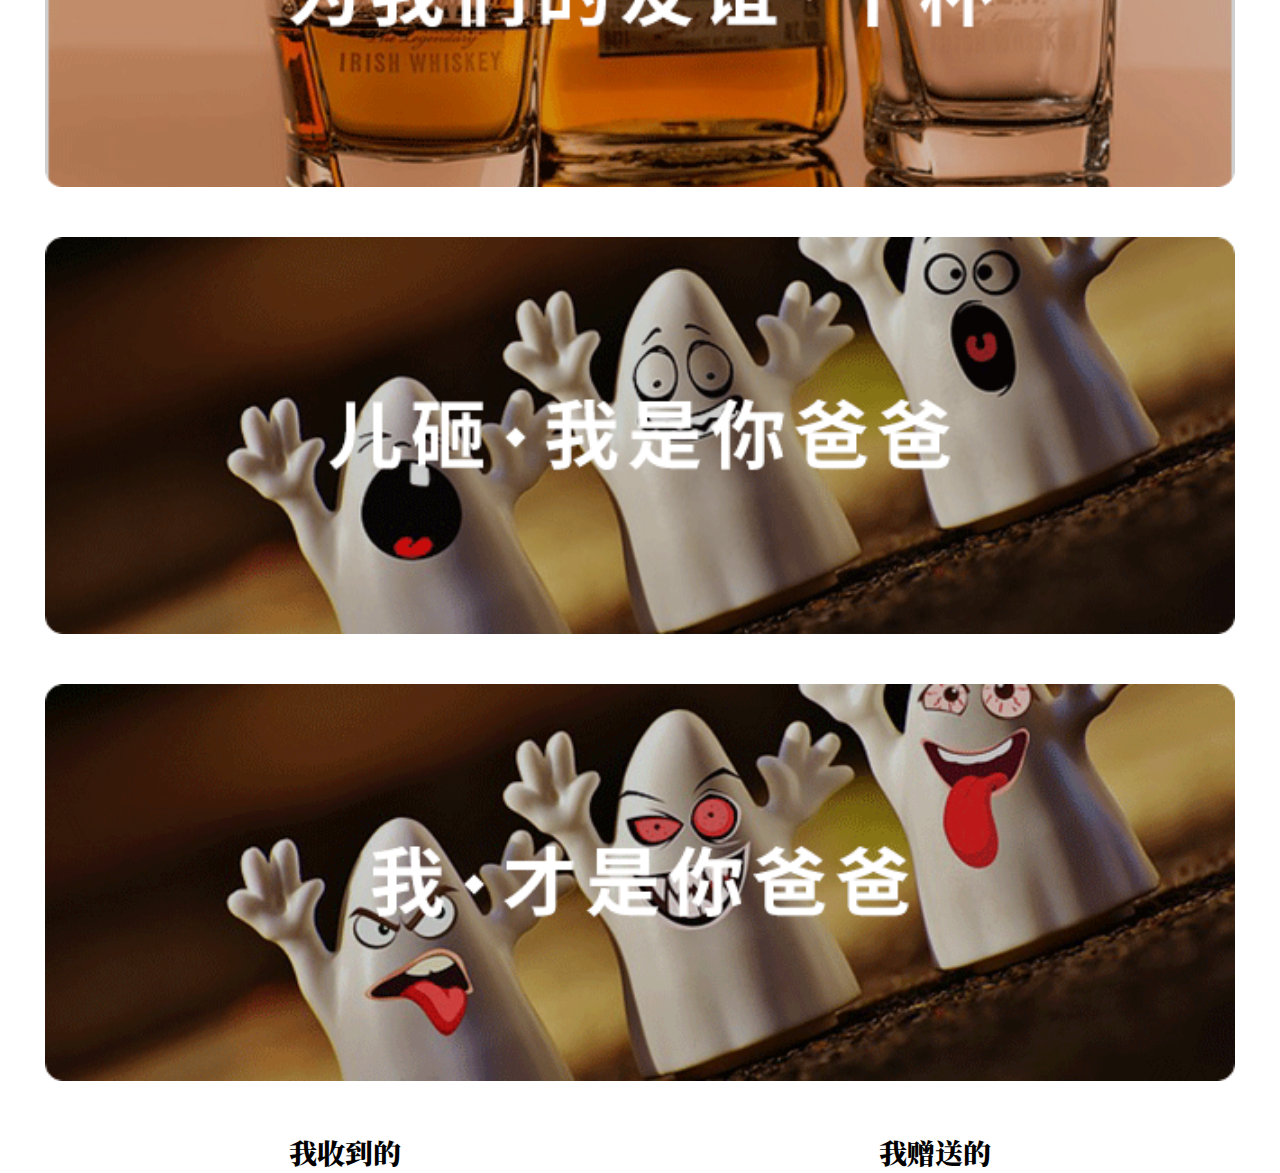
<file: 移动端/首页.html>
<!DOCTYPE html>
<html>
	<head>
		<meta charset="utf-8">
		<meta name="viewport" content="width=device-width,initial-scale=1,minimum-scale=1,maximum-scale=1,user-scalable=no" />
		<title></title>
		<link rel="stylesheet" type="text/css" href="reset.css"/>
		<style type="text/css">
			* {
				padding: 0;
				margin: 0;
			}

			html {
				font-size: 50px;
			}

			.header p {
				font-size: 0.36rem;
				text-align: center;
				padding-top: .614rem;
				padding-bottom: .311rem;
			}
			img{
				width: 100%;
			}
			.shou2{
				margin:.59rem .45rem;
				position: relative;
			}
			.shou22{
				position: absolute;
				width: .52rem ;
				height: .48rem;
				top: -.8rem;
				right:-.2rem;
			}
			.shou3{
				margin-top: .49rem;
			}
			.shou4{
				margin-top: .5rem;
				margin-left:  .45rem;
				margin-right:  .45rem;
			}
			.shou5{
				margin-top: .5rem;
				margin-left:  .45rem;
				margin-right:  .45rem;
			}
			.shou6{
				margin-top: .5rem;
				margin-left:  .45rem;
				margin-right:  .45rem;
			}
			.shou7{
				margin-top: .5rem;
				margin-left:  .45rem;
				margin-right:  .45rem;
			}
			.shou8{
				margin-top: .5rem;
				margin-left:  .45rem;
				margin-right:  .45rem;
			}
			.shou9{
				margin-top: .5rem;
				margin-left:  .45rem;
				margin-right:  .45rem;
			}
			.shou10{
				margin-top: .5rem;
				margin-left:  .45rem;
				margin-right:  .45rem;
			}
			.shou11{
				margin-top: .5rem;
				margin-left:  .45rem;
				margin-right:  .45rem;
			}
			.shou12{
				margin-top: .5rem;
				margin-left:  .45rem;
				margin-right:  .45rem;
			}
			.shou13{
				margin-top: .5rem;
				margin-left:  .45rem;
				margin-right:  .45rem;
			}
			.shou14{
				padding: 0 .5rem;
				margin-top: .5rem;
			}
			.shou14 ul{
				display: flex;
				justify-content: space-around;
			}
			.shou14 li{
				font-size: .28rem;
				color: #000000;
			}
			@media screen and (min-width: 768px) {
				html{
					font-size: 100px;
				}
			}
		</style>

	</head>
	<body>
		<header class="header">
			<p>礼吓</p>
		</header>
		<div class="shouye">
			<div class="shou1" >
				<img src="图片/首页1.png" >
			</div>
			<div class="shou2 " >
				<div class="shou21 " >
					<img src="图片/首页2.png" >
				</div>
				<div class="shou22">
					<img src="图片/首页21.png" >
				</div>
				<div class="shou3">
					<img src="图片/条条.png" >
				</div>
			</div>
			<div class="shou4">
				<img src="图片/首页4.png" >
			</div>
			<div class="shou5">
				<img src="图片/首页5.png">
			</div>
			<div class="shou6">
				<img src="图片/首页6.png">
			</div>
			<div class="shou7">
				<img src="图片/首页7.png">
			</div>
			<div class="shou8">
				<img src="图片/首页8.png">
			</div>
			<div class="shou9">
				<img src="图片/首页9.png">
			</div>
			<div class="shou10">
				<img src="图片/首页10.png">
			</div>
			<div class="shou11">
				<img src="图片/首页11.png">
			</div>
			<div class="shou12">
				<img src="图片/首页12.png">
			</div>
			<div class="shou13">
				<img src="图片/首页13.png">
			</div>
			<div class="shou14">
				<ul>
					<a href="我收到的.html"><li>我收到的</li></a>
					<a href="我赠送的.html"><li>我赠送的</li></a>
				</ul>
			</div>
		</div>

	</body>
</html>
</file>
